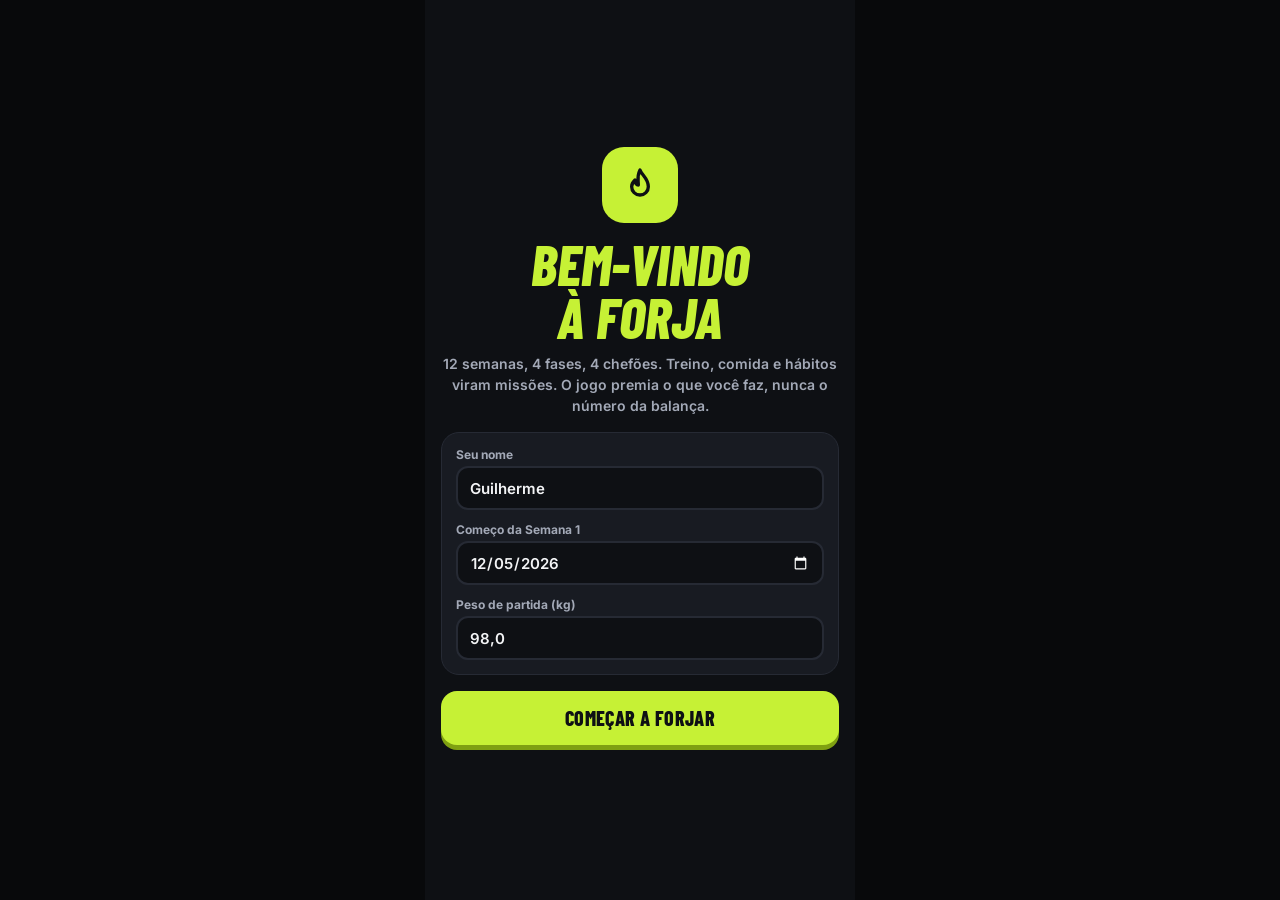
<file: forja/index.html>
<!DOCTYPE html>
<html lang="pt-BR">
<head>
<meta charset="utf-8">
<meta name="viewport" content="width=device-width, initial-scale=1, viewport-fit=cover">
<title>Forja</title>

<link rel="manifest" href="manifest.json">
<meta name="theme-color" content="#0E1014">
<meta name="color-scheme" content="dark">
<meta name="mobile-web-app-capable" content="yes">
<meta name="apple-mobile-web-app-capable" content="yes">
<meta name="apple-mobile-web-app-status-bar-style" content="black-translucent">
<meta name="apple-mobile-web-app-title" content="Forja">
<link rel="apple-touch-icon" href="icon-192.png">
<link rel="icon" type="image/png" href="icon-192.png">

<link rel="preload" href="fonts/barlow-condensed-latin-800-normal.woff2" as="font" type="font/woff2" crossorigin>
<link rel="preload" href="fonts/inter-latin-600-normal.woff2" as="font" type="font/woff2" crossorigin>
<link rel="stylesheet" href="style.css">
</head>
<body>
<div id="app" aria-live="polite"></div>
<div id="fx" aria-hidden="true"></div>
<div id="toast" role="status"></div>
<noscript><p style="color:#F3F4F6;padding:24px;font-family:sans-serif">A Forja precisa de JavaScript para funcionar.</p></noscript>
<script src="app.js"></script>
</body>
</html>
</file>
<file: forja/style.css>
/* Fontes hospedadas no próprio app: funcionam offline e sem depender de terceiros */
@font-face{font-family:'Barlow Condensed';font-style:normal;font-weight:700;font-display:swap;src:url(fonts/barlow-condensed-latin-700-normal.woff2) format('woff2')}
@font-face{font-family:'Barlow Condensed';font-style:normal;font-weight:800;font-display:swap;src:url(fonts/barlow-condensed-latin-800-normal.woff2) format('woff2')}
@font-face{font-family:'Barlow Condensed';font-style:italic;font-weight:800;font-display:swap;src:url(fonts/barlow-condensed-latin-800-italic.woff2) format('woff2')}
@font-face{font-family:Inter;font-style:normal;font-weight:500;font-display:swap;src:url(fonts/inter-latin-500-normal.woff2) format('woff2')}
@font-face{font-family:Inter;font-style:normal;font-weight:600;font-display:swap;src:url(fonts/inter-latin-600-normal.woff2) format('woff2')}
@font-face{font-family:Inter;font-style:normal;font-weight:700;font-display:swap;src:url(fonts/inter-latin-700-normal.woff2) format('woff2')}
@font-face{font-family:Inter;font-style:normal;font-weight:800;font-display:swap;src:url(fonts/inter-latin-800-normal.woff2) format('woff2')}

/* ===== Forja · kit visual: academia à noite, verde-limão de energia, cores da planilha ===== */
:root{
  --bg:#0E1014; --card:#181B22; --line:#262A34; --line2:#22262F; --btn2:#22262F;
  --txt:#F3F4F6; --mut:#A3A9B7; --mut2:#6B7180;
  --lime:#C6F135; --limeD:#7FA012; --limeBg:#1F2A12;
  --blue:#4D8DFF; --blueL:#8DB5FF; --green:#2FD18B; --purple:#A78BFA; --purpleL:#C4B0FF;
  --orange:#FF8A3D; --yellow:#FFC53D; --cyan:#38D6F5; --fire:#FFA866; --fireBg:#2A1708;
}
*{box-sizing:border-box;-webkit-tap-highlight-color:transparent}
html{background:#08090B;-webkit-text-size-adjust:100%}
body{margin:0;font-family:Inter,system-ui,sans-serif;color:var(--txt);background:#08090B}
a{color:inherit;text-decoration:none}
button{font:inherit;color:inherit;cursor:pointer;border:0;background:none;padding:0}
input,select{font:inherit;color:inherit}
h1,h2,h3,p{margin:0}
:focus-visible{outline:2px solid var(--lime);outline-offset:2px}

#app{max-width:430px;min-height:100vh;min-height:100dvh;margin:0 auto;background:var(--bg);display:flex;flex-direction:column;position:relative;overflow-x:clip}
.scr{flex:1;padding:max(16px,env(safe-area-inset-top)) 16px 24px;display:flex;flex-direction:column;gap:14px}
.bc{font-family:'Barlow Condensed',sans-serif;font-weight:800}
.mut{color:var(--mut)}
.sm{font-size:12px;font-weight:600;color:var(--mut)}
.xs{font-size:11px;font-weight:700;color:var(--mut)}
svg.i{width:22px;height:22px;fill:none;stroke:currentColor;stroke-width:2;stroke-linecap:round;stroke-linejoin:round;flex-shrink:0}
.row{display:flex;align-items:center;gap:10px}
.sp{flex:1;min-width:0}

/* cartões */
.card{background:var(--card);border:1px solid var(--line);border-radius:18px;padding:14px}
.card.tight{padding:2px 12px}
.h1{font:800 30px/1 'Barlow Condensed',sans-serif}
.h2{font:800 20px 'Barlow Condensed',sans-serif;letter-spacing:.3px}
.lab{font:800 15px 'Barlow Condensed',sans-serif;letter-spacing:.4px}
.lab2{font:800 16px 'Barlow Condensed',sans-serif;letter-spacing:.4px;color:var(--mut)}
.eyebrow{font:800 12px Inter,sans-serif;letter-spacing:.6px}
.head{display:flex;align-items:flex-end;justify-content:space-between;gap:10px}
.back{width:40px;height:40px;border-radius:12px;background:var(--btn2);display:flex;align-items:center;justify-content:center;flex-shrink:0}

/* botões */
.btn{display:block;width:100%;text-align:center;background:var(--lime);color:var(--bg);border-radius:16px;padding:15px 0;font:800 20px 'Barlow Condensed',sans-serif;letter-spacing:.4px;box-shadow:0 5px 0 var(--limeD);transition:transform .08s,box-shadow .08s}
.btn:active{transform:translateY(5px);box-shadow:none}
.btn.off{background:#262A34;color:#D1D5DE;box-shadow:0 5px 0 #14171D}
.btn.ghost{background:var(--btn2);color:var(--txt);box-shadow:0 5px 0 #14171D;font-size:17px;padding:12px 0}
.btn.red{background:#3A1A1A;color:#FFB4B4;box-shadow:0 5px 0 #1D0D0D;font-size:17px;padding:12px 0}
.link{font:800 13px Inter,sans-serif;color:var(--lime);letter-spacing:.3px}
.pill{display:inline-flex;align-items:center;gap:4px;border-radius:999px;padding:6px 11px;font:800 16px 'Barlow Condensed',sans-serif}
.pill.fire{background:var(--fireBg);color:var(--fire)}
.pill.shield{background:#10241A;color:var(--green)}

/* barra de navegação */
.nav{position:sticky;bottom:0;margin-top:auto;height:calc(70px + env(safe-area-inset-bottom));padding-bottom:calc(6px + env(safe-area-inset-bottom));background:#14171D;border-top:1px solid var(--line);display:grid;grid-template-columns:repeat(5,minmax(0,1fr));align-items:center;z-index:5}
.nav a{display:flex;flex-direction:column;align-items:center;gap:3px;color:var(--mut);font-size:11px;font-weight:700;min-height:44px;justify-content:center}
.nav a.on{color:var(--lime);font-weight:800}

/* hoje */
.avatar{position:relative;width:52px;height:52px;border-radius:16px;background:var(--lime);color:var(--bg);display:flex;align-items:center;justify-content:center;font:800 26px 'Barlow Condensed',sans-serif;flex-shrink:0}
.avatar b{position:absolute;right:-6px;bottom:-6px;min-width:24px;height:24px;padding:0 5px;border-radius:999px;background:var(--bg);border:2px solid var(--lime);color:var(--lime);font:800 13px/20px 'Barlow Condensed',sans-serif;text-align:center}
.bar{height:12px;border-radius:999px;background:var(--line);overflow:hidden}
.bar>i{display:block;height:100%;border-radius:999px;background:var(--lime);transition:width .4s}
.trail{display:grid;grid-template-columns:repeat(12,minmax(0,1fr));gap:3px}
.trail i{height:8px;border-radius:3px;background:#3A3F4B}
.rings{display:grid;grid-template-columns:repeat(4,minmax(0,1fr));gap:8px}
.ringc{background:var(--card);border:1px solid var(--line);border-radius:16px;padding:10px 4px;display:flex;flex-direction:column;align-items:center;gap:4px}
.ringc .v{font:800 17px/1 'Barlow Condensed',sans-serif}
.ringc .v small{font-size:12px;color:var(--mut);font-weight:800}
.ringc .t{font-size:11px;font-weight:700;color:var(--mut)}
.mis{width:100%;display:flex;align-items:center;gap:10px;padding:8px 0;border-bottom:1px solid #22262F;text-align:left;min-height:44px}
.mis:last-child{border-bottom:0}
.mis .mh{width:40px;font:700 13px 'Barlow Condensed',sans-serif;color:var(--mut)}
.mis .ck{width:22px;height:22px;border-radius:50%;border:2.5px solid var(--c,#2FD18B);display:flex;align-items:center;justify-content:center;color:var(--bg);flex-shrink:0}
.mis .ck svg{width:14px;height:14px;stroke-width:3}
.mis .mt{flex:1;font-size:13px;font-weight:600}
.mis .mx{font:800 13px 'Barlow Condensed',sans-serif;color:var(--mut)}
.mis.done{color:#8D93A1}
.mis.done .ck{background:var(--c)}
.mis.done .mt{text-decoration:line-through}
.mis.done .mx{display:none}
.mis.next{padding:9px 10px;margin:4px -8px;border-radius:12px;background:var(--limeBg);border:1px solid var(--lime);width:calc(100% + 16px)}
.mis.next .mh,.mis.next .mx{color:var(--lime)}
.mis.next .mt{font-weight:700}
.mis.auto{cursor:default}

/* treino */
.thead{background:#1E3FA8;padding:max(14px,env(safe-area-inset-top)) 16px 16px;border-radius:0 0 24px 24px;display:flex;flex-direction:column;gap:12px}
.thead .back{background:#2E52C4}
.thead .sub{font-size:12px;font-weight:600;color:#D6E2FF;margin-top:3px}
.tbars{display:grid;grid-template-columns:repeat(6,minmax(0,1fr));gap:4px}
.tbars i{height:8px;border-radius:999px;background:#16307F}
.tbars i.p{background:#8DB5FF}.tbars i.f{background:#fff}
.sw{display:flex;align-items:center;gap:10px;width:100%;background:#16307F;border-radius:14px;padding:10px 12px;text-align:left;color:#fff}
.sw .tg{width:42px;height:26px;border-radius:999px;flex-shrink:0;display:flex;align-items:center;padding:3px;background:var(--bg);justify-content:flex-start}
.sw .tg i{width:20px;height:20px;border-radius:50%;background:var(--mut)}
.sw[aria-pressed=true] .tg{background:var(--lime);justify-content:flex-end}
.sw[aria-pressed=true] .tg i{background:var(--bg)}
.sw b{display:block;font-size:13px;font-weight:800}
.sw span span{display:block;font-size:11px;font-weight:600;color:#D6E2FF}
.excard{background:var(--card);border:2px solid var(--blue);border-radius:20px;padding:14px;display:flex;flex-direction:column;gap:10px}
.setb{width:100%;display:flex;align-items:center;gap:10px;border-radius:14px;padding:10px 12px;background:var(--line2);min-height:56px;text-align:left}
.setb.on{background:#15284F}
.setb .sn{font:800 14px 'Barlow Condensed',sans-serif;width:56px}
.setb .sl{flex:1;font:800 26px/1 'Barlow Condensed',sans-serif}
.setb .sl small{font-size:14px;color:var(--mut)}
.setb .bx{width:36px;height:36px;border-radius:12px;display:flex;align-items:center;justify-content:center;border:2.5px solid var(--blue);color:transparent}
.setb.on .bx{background:var(--blue);color:var(--bg)}
.setb .bx svg{width:18px;height:18px;stroke-width:3}
.hint{display:flex;align-items:center;gap:8px;background:var(--limeBg);border-radius:12px;padding:8px 10px;font-size:12px;font-weight:700;color:#D9F57A}
.hint svg{width:16px;height:16px}
.stepper{display:flex;align-items:center;gap:8px}
.stepper button{width:44px;height:44px;border-radius:12px;background:var(--line2);font:800 24px 'Barlow Condensed',sans-serif;display:flex;align-items:center;justify-content:center}
.stepper button:disabled{opacity:.35}
.stepper input{flex:1;min-width:0;text-align:center;background:var(--bg);border:2px solid var(--line);border-radius:12px;height:44px;font:800 22px 'Barlow Condensed',sans-serif}
.exl{width:100%;display:flex;align-items:center;gap:10px;padding:8px 0;border-bottom:1px solid #22262F;text-align:left;min-height:44px}
.exl:last-child{border-bottom:0}
.exl .nb{width:24px;height:24px;border-radius:8px;display:flex;align-items:center;justify-content:center;font:800 13px 'Barlow Condensed',sans-serif;background:var(--line);color:var(--mut)}
.exl .nb.cur{background:var(--bg);color:var(--blueL);border:2px solid var(--blue)}
.exl .nb.ok{background:var(--blue);color:var(--bg)}
.exl .nm{flex:1;font-size:13px;font-weight:600}
.exl .st{font:700 13px 'Barlow Condensed',sans-serif;color:var(--mut)}
.seg{display:inline-flex;background:var(--line2);border-radius:10px;padding:2px}
.seg button{min-width:34px;height:30px;border-radius:8px;font:800 15px 'Barlow Condensed',sans-serif;color:var(--mut)}
.seg button.on{background:var(--blue);color:var(--bg)}
.seg button:disabled{opacity:.4}
.rest{display:inline-flex;align-items:center;gap:6px;background:var(--limeBg);color:var(--lime);border-radius:999px;padding:4px 10px;font:800 15px 'Barlow Condensed',sans-serif}

/* recorde */
.win{background:var(--bg);position:relative;overflow:hidden;align-items:center}
.win .glow{position:absolute;left:-60px;top:-80px;width:510px;height:360px;border-radius:50%;background:#1A2A08;pointer-events:none}
.win>*{position:relative}
.rec{width:100%;background:var(--card);border:3px solid var(--lime);border-radius:22px;padding:16px;display:flex;flex-direction:column;gap:10px;box-shadow:0 8px 0 #000}
.recbars{display:flex;align-items:flex-end;gap:5px;height:54px}
.recbars i{flex:1;border-radius:6px 6px 2px 2px;background:#2C3340;animation:grow .4s ease-out}
.recbars i.n{background:var(--lime)}
.recbars i.d{height:100%;border:2px dashed #3A3F4B;background:none}
.stat3{display:grid;grid-template-columns:repeat(3,minmax(0,1fr));gap:8px;width:100%}
.stat3>div{background:var(--card);border:1px solid var(--line);border-radius:16px;padding:10px;text-align:center}
.stat3 b{display:block;font:800 26px/1 'Barlow Condensed',sans-serif}
.stat3 b small{font-size:14px}
.stat3 span{display:block;font-size:11px;font-weight:700;color:var(--mut);margin-top:3px}
@keyframes grow{from{transform:scaleY(.2);transform-origin:bottom}to{transform:scaleY(1);transform-origin:bottom}}

/* comida */
.zone{position:relative;height:16px;border-radius:999px;background:var(--line);overflow:hidden}
.zone s{position:absolute;top:0;bottom:0;text-decoration:none}
.zone i{position:absolute;left:0;top:0;bottom:0;border-radius:999px;transition:width .35s}
.cups{display:grid;grid-template-columns:repeat(10,minmax(0,1fr));gap:4px}
.cups button{height:44px;border-radius:4px 4px 9px 9px;background:var(--line);box-shadow:inset 0 0 0 2px #2F3542}
.cups button.on{background:var(--cyan);box-shadow:none}
.meal{width:100%;display:flex;align-items:center;gap:10px;padding:8px 0;border-bottom:1px solid #22262F;text-align:left;min-height:52px}
.meal:last-child{border-bottom:0}
.meal .mh{width:38px;font:700 13px 'Barlow Condensed',sans-serif;color:var(--mut)}
.meal .ck{width:22px;height:22px;border-radius:50%;border:2.5px solid var(--green);display:flex;align-items:center;justify-content:center;color:transparent;flex-shrink:0}
.meal .ck svg{width:14px;height:14px;stroke-width:3}
.meal.on .ck{background:var(--green);color:var(--bg)}
.meal.opt .ck{border-color:#4B5160}
.meal.opt.on .ck{border-color:var(--green)}
.meal b{display:block;font-size:13px;font-weight:700}
.meal.on b{color:var(--mut);text-decoration:line-through}
.meal small{display:block;font-size:11px;font-weight:600;color:var(--mut)}
.meal .pg{font:800 15px 'Barlow Condensed',sans-serif;color:var(--green);white-space:nowrap}
.chips2{display:grid;grid-template-columns:repeat(2,minmax(0,1fr));gap:8px}
.chip{border-radius:14px;padding:10px 12px;display:flex;flex-direction:column;align-items:flex-start;gap:2px;text-align:left;background:var(--card);box-shadow:inset 0 0 0 1px var(--line);min-height:56px}
.chip.on{background:#10241A;box-shadow:inset 0 0 0 2px var(--green)}
.chip b{font:800 15px 'Barlow Condensed',sans-serif;letter-spacing:.3px}
.chip small{font-size:11px;font-weight:600;color:var(--mut)}
.cnt{display:flex;flex-direction:column;gap:6px}

/* jornada */
.fase{background:var(--card);border:1px solid var(--line);border-radius:18px;padding:12px;display:flex;flex-direction:column;gap:8px}
.fase.cur{background:#182016;border:2px solid var(--lime)}
.wk{display:grid;grid-template-columns:repeat(4,minmax(0,1fr));gap:6px;text-align:center}
.wk div{background:var(--line2);border-radius:12px;padding:6px 0}
.wk div b{display:block;font:800 18px/1 'Barlow Condensed',sans-serif}
.wk div span{font-size:10px;font-weight:700;color:var(--mut)}
.wk div.now{background:var(--lime);color:var(--bg)}
.wk div.now span{color:var(--bg);font-weight:800}
.wk div.ok{background:#2A3318}
.wk div.ok span{color:#D9F57A}
.boss{display:flex;align-items:center;gap:10px;background:var(--bg);border-radius:12px;padding:8px 10px}
.boss .ic{width:32px;height:32px;border-radius:10px;background:var(--fireBg);color:#FFA866;display:flex;align-items:center;justify-content:center;flex-shrink:0}
.boss .ic svg{width:18px;height:18px}
.boss.ok .ic{background:var(--lime);color:var(--bg)}
.minibar{display:block;height:6px;border-radius:999px;background:var(--line);overflow:hidden;margin-top:4px}
.minibar i{display:block;height:100%;background:#FFA866;border-radius:999px}

/* check-in */
.big{font:800 54px/1 'Barlow Condensed',sans-serif}
.bigin{width:100%;min-width:0;text-align:center;background:none;border:0;font:800 54px/1 'Barlow Condensed',sans-serif;padding:0}
.tag{background:var(--line2);border-radius:999px;padding:4px 10px;font-size:12px;font-weight:700}
.alert{background:#3A2608;border:1px solid var(--yellow);border-radius:12px;padding:10px 12px;font-size:12px;font-weight:700;color:#FFE3A3}
.ns{display:grid;grid-template-columns:repeat(11,minmax(0,1fr));gap:3px}
.ns button{height:44px;border-radius:10px;font:800 15px 'Barlow Condensed',sans-serif;background:var(--line2)}
.ns button.on{background:var(--purpleL);color:var(--bg)}
.tile{display:flex;flex-direction:column;gap:4px;text-align:left;background:var(--card);border:1px solid var(--line);border-radius:16px;padding:12px}
.tile.on{border-color:var(--purple);background:#1A1530}
.tile input{background:none;border:0;border-bottom:2px solid var(--line);width:100%;font:800 26px/1.1 'Barlow Condensed',sans-serif;padding:0;min-width:0}
.inp{width:100%;background:var(--bg);border:2px solid var(--line);border-radius:12px;height:44px;padding:0 12px;font-size:15px;font-weight:600}
.lbl{font-size:12px;font-weight:700;color:var(--mut);display:block;margin-bottom:4px}

/* troféus */
.habits{width:100%;border-collapse:separate;border-spacing:0 6px;font-size:12px}
.habits td,.habits th{padding:0;text-align:center}
.habits th{font:800 12px 'Barlow Condensed',sans-serif;color:var(--mut);font-weight:800}
.habits th.hj{color:var(--lime)}
.habits td:first-child{text-align:left;font-weight:700}
.habits td:last-child{font:800 13px 'Barlow Condensed',sans-serif}
.hb{display:inline-block;width:20px;height:20px;border-radius:6px;background:#1E222A}
.hb.p{background:#262A34}
.hb.d{width:16px;height:16px;border:2px dashed var(--c)}
.hb.f{background:var(--c)}
.conq{display:grid;grid-template-columns:repeat(4,minmax(0,1fr));gap:10px 8px}
.conq>div{display:flex;flex-direction:column;align-items:center;gap:5px;text-align:center;font:700 11px/1.2 Inter,sans-serif}
.conq .b{width:56px;height:56px;border-radius:18px;display:flex;align-items:center;justify-content:center;border:2px dashed #3A3F4B;color:var(--mut2)}
.conq .b svg{width:26px;height:26px}
.conq .on .b{background:var(--lime);color:var(--bg);border:0;box-shadow:0 4px 0 var(--limeD)}
.conq .on .b svg{width:28px;height:28px}
.conq>div:not(.on) span{color:var(--mut)}

/* regras */
.xpt{width:100%;border-collapse:collapse;font-size:13px}
.xpt td{padding:7px 0;border-bottom:1px solid #22262F;vertical-align:top}
.xpt tr:last-child td{border:0}
.xpt td:last-child{text-align:right;font-weight:800;color:var(--lime);white-space:nowrap;padding-left:12px}
.saudavel{background:#2A1F08;border:2px solid var(--yellow);border-radius:22px;padding:18px;display:flex;flex-direction:column;gap:8px;color:#FFF1CC;font-size:13px;line-height:1.55}
.saudavel ul{margin:0;padding-left:18px}
.legal{font-size:11px;font-weight:600;color:var(--mut);text-align:center;padding:0 6px}

/* camadas */
#fx{position:fixed;inset:0;pointer-events:none;z-index:40;overflow:hidden}
.cf{position:absolute;top:-20px;width:10px;height:22px;border-radius:5px;animation:fall 1.6s ease-in forwards}
@keyframes fall{to{transform:translate(var(--dx),105vh) rotate(var(--r))}}
.xpop{position:fixed;z-index:50;font:800 24px 'Barlow Condensed',sans-serif;color:var(--lime);text-shadow:0 2px 0 #000;pointer-events:none;animation:up .6s ease-out forwards}
@keyframes up{from{opacity:1;transform:translate(-50%,0)}to{opacity:0;transform:translate(-50%,-48px)}}
#toast{position:fixed;left:50%;bottom:90px;transform:translate(-50%,20px);max-width:min(380px,92vw);background:#262A34;color:var(--txt);border:1px solid #3A3F4B;border-radius:14px;padding:10px 14px;font-size:13px;font-weight:700;text-align:center;opacity:0;pointer-events:none;transition:opacity .2s,transform .2s;z-index:60}
#toast.on{opacity:1;transform:translate(-50%,0)}
.ov{position:fixed;inset:0;z-index:55;background:rgba(8,9,11,.92);display:flex;align-items:center;justify-content:center;padding:24px}
.ovc{width:100%;max-width:360px;background:var(--card);border:3px solid var(--lime);border-radius:24px;padding:22px;display:flex;flex-direction:column;gap:12px;text-align:center;box-shadow:0 8px 0 #000}
.ovc h2{font:italic 800 44px/.95 'Barlow Condensed',sans-serif;color:var(--lime)}

@media (prefers-reduced-motion:reduce){
  *,*::before,*::after{animation:none!important;transition:none!important}
  .xpop{animation:none!important;opacity:0}
}
</file>
